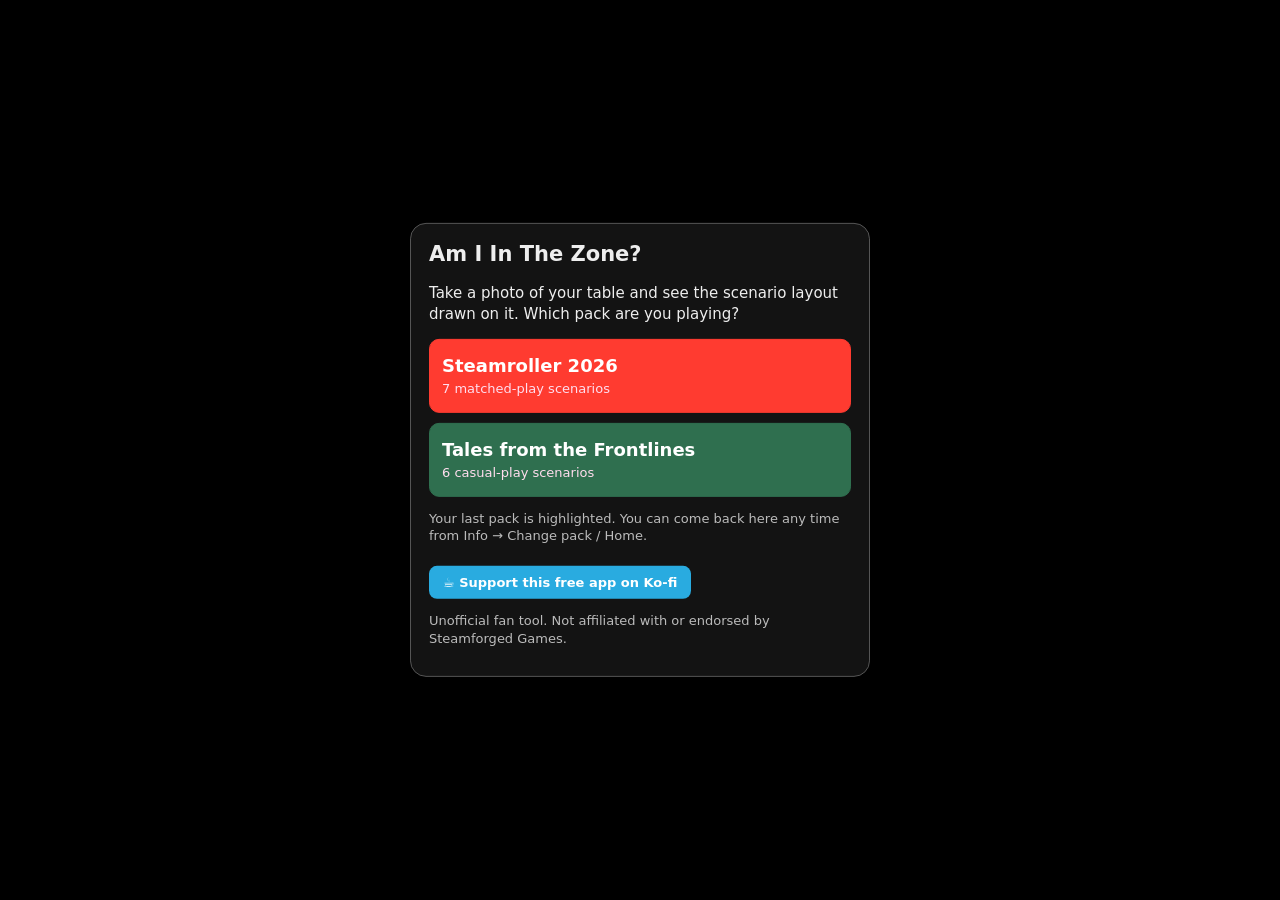
<file: index.html>
<!doctype html>
<html lang="en">
<head>
<meta charset="utf-8">
<meta name="viewport" content="width=device-width, initial-scale=1, viewport-fit=cover, user-scalable=no">
<meta name="theme-color" content="#111">
<meta name="mobile-web-app-capable" content="yes">
<link rel="icon" href="data:image/svg+xml,%3Csvg xmlns=%22http://www.w3.org/2000/svg%22 viewBox=%220 0 16 16%22%3E%3Crect width=%2216%22 height=%2216%22 fill=%22%23333%22/%3E%3Crect y=%2212%22 width=%2216%22 height=%224%22 fill=%22%23ff3b30%22/%3E%3Crect width=%2216%22 height=%224%22 fill=%22%232f8cff%22/%3E%3Ccircle cx=%228%22 cy=%228%22 r=%222.5%22 fill=%22%23ffd60a%22/%3E%3C/svg%3E">
<title>Am I In The Zone?</title>
<meta name="apple-mobile-web-app-title" content="Am I In The Zone">
<meta name="application-name" content="Am I In The Zone">
<link rel="stylesheet" href="style.css?v=9">
</head>
<body>
<div id="stage">
  <canvas id="overlay"></canvas>
</div>
<canvas id="loupe" width="160" height="160" hidden></canvas>
<button id="fitBtn" hidden title="Reset zoom">⤢ Fit</button>
<input id="fileCam" type="file" accept="image/*" capture="environment" hidden>
<input id="fileGal" type="file" accept="image/*" hidden>

<header id="topbar" class="bar">
  <select id="scenario" aria-label="Scenario"></select>
  <button id="modeBtn" title="Switch between camera overlay and top-down map">Map</button>
</header>

<div id="banner" hidden></div>

<footer id="bottombar" class="bar">
  <button id="retakeBtn" title="Take a new photo of the table">Retake</button>
  <button id="adjustBtn">Adjust</button>
  <button id="flipBtn" title="Swap which edge you're standing at (rotate 180°)">Flip</button>
  <button id="saveBtn" title="Save or share the photo with the overlay">Save</button>
  <button id="layersBtn">Layers</button>
  <button id="infoBtn">Info</button>
</footer>

<div id="welcomePanel" class="panel" hidden>
  <h1>Am I In The Zone?</h1>
  <p>Take a photo of your table and see the scenario layout drawn on it. Which pack are you playing?</p>
  <button class="packBtn primary big" data-pack="sr2026">Steamroller 2026<span class="small">7 matched-play scenarios</span></button>
  <button class="packBtn primary big" data-pack="tftf">Tales from the Frontlines<span class="small">6 casual-play scenarios</span></button>
  <p class="small">Your last pack is highlighted. You can come back here any time from Info → Change pack / Home.</p>
  <p class="small support"><a class="kofi" href="https://ko-fi.com/sroverlay" target="_blank" rel="noopener">☕ Support this free app on Ko-fi</a></p>
  <p class="small">Unofficial fan tool. Not affiliated with or endorsed by Steamforged Games.</p>
</div>

<div id="startPanel" class="panel">
  <h1 id="startTitle">Steamroller 2026 Overlay</h1>
  <p class="packline">Pack: <b id="packName"></b> <button id="changePackBtn" class="link">Change</button></p>
  <p>Take a photo of your table, tap its 4 corners, then flick through the scenarios drawn on top.</p>
  <label>Which edge are you standing at?
    <select id="sideStart"></select>
  </label>
  <button id="takePhotoBtn" class="primary big">📷 Take photo of table</button>
  <p class="tip">Tip: tap <b>0.5×</b> in your camera to fit the whole table.</p>
  <button id="choosePhotoBtn">🖼️ Choose photo</button>
  <button id="startMapBtn">Map only (no photo)</button>
  <button id="backToPhotoBtn" hidden>Back to my photo</button>
  <p class="small support"><a class="kofi" href="https://ko-fi.com/sroverlay" target="_blank" rel="noopener">☕ Support this free app on Ko-fi</a></p>
  <p class="small">Unofficial fan tool. Not affiliated with or endorsed by Steamforged Games.</p>
</div>

<div id="layersPanel" class="panel" hidden>
  <h2>Layers</h2>
  <label>Standing at <select id="side"></select></label>
  <label><input type="checkbox" data-layer="zones" checked> Deployment zones</label>
  <label><input type="checkbox" data-layer="advance"> Advance Deployment lines (+3")</label>
  <label><input type="checkbox" data-layer="killBox" checked> Kill Box (12")</label>
  <label><input type="checkbox" data-layer="ranges" checked> 3" objective/cache ranges</label>
  <label><input type="checkbox" data-layer="flagRadius" checked> 5" flag terrain-choice radius</label>
  <label><input type="checkbox" data-layer="dims"> Measurements (as in packet)</label>
  <label><input type="checkbox" data-layer="labels" checked> Labels</label>
  <label><input type="checkbox" data-layer="bgBlur" checked> Background blur (photo)</label>
  <label>Table <input id="tableW" type="number" min="24" max="96" step="1" value="48" inputmode="numeric">" ×
    <input id="tableD" type="number" min="24" max="96" step="1" value="48" inputmode="numeric">"</label>
  <p class="small">Scenario positions are measured from the edges as printed for a 48"×48" table. Changing the table size keeps edge distances and moves the far-side elements with the far edge.</p>
  <button class="close">Close</button>
</div>

<div id="infoPanel" class="panel" hidden>
  <h2 id="infoTitle"></h2>
  <p id="infoSummary"></p>
  <ul id="infoScoring"></ul>
  <div id="infoNotes" class="small"></div>
  <p class="small">Legend: <b style="color:#ff3b30">red = Attacker</b> (1st player), <b style="color:#2f8cff">blue = Defender</b> (2nd player), <b style="color:#ffd60a">yellow = shared</b>. Circles = objectives (50/40mm), triangles = flags (Scenario Terrain), squares = caches (30mm). Dashed rings = 3" control range; dotted rings = 5" radius for choosing terrain for a flag.</p>
  <p class="small" id="infoSource"></p>
  <p class="small support"><a class="kofi" href="https://ko-fi.com/sroverlay" target="_blank" rel="noopener">☕ Support this free app on Ko-fi</a></p>
  <p class="small">Unofficial fan tool. Not affiliated with or endorsed by Steamforged Games. <span id="version">v9</span></p>
  <button id="infoPackBtn">Change pack / Home</button>
  <button class="close">Close</button>
</div>

<div id="toast" hidden></div>

<script src="scenarios.js?v=9"></script>
<script src="tftf.js?v=9"></script>
<script src="geom.js?v=9"></script>
<script src="render.js?v=9"></script>
<script src="app.js?v=9"></script>
</body>
</html>
</file>
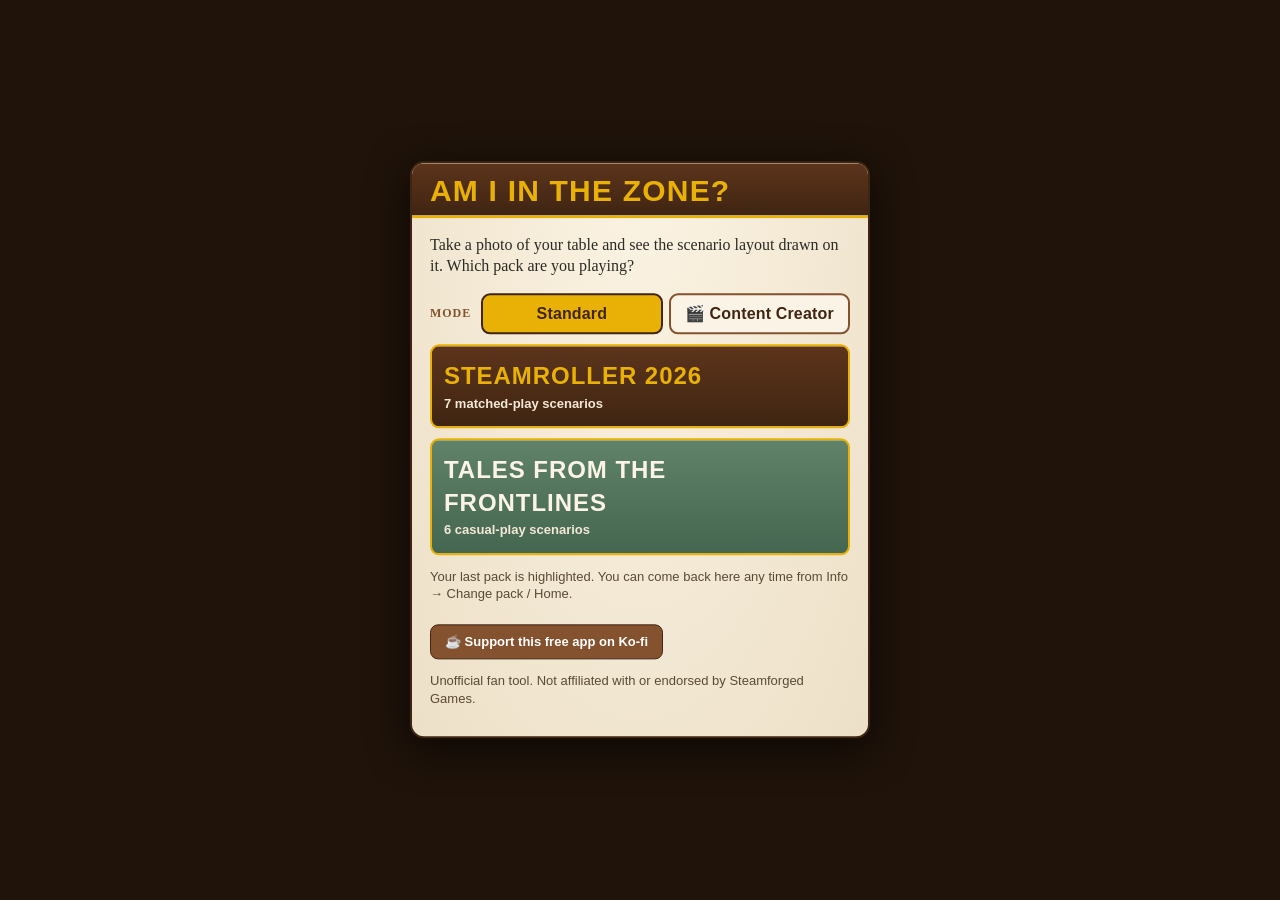
<file: creator-preview/index.html>
<!doctype html>
<html lang="en">
<head>
<meta name="robots" content="noindex,nofollow">
<meta charset="utf-8">
<meta name="viewport" content="width=device-width, initial-scale=1, viewport-fit=cover, user-scalable=no">
<meta name="theme-color" content="#3f2512">
<meta name="mobile-web-app-capable" content="yes">
<link rel="icon" href="data:image/svg+xml,%3Csvg xmlns=%22http://www.w3.org/2000/svg%22 viewBox=%220 0 16 16%22%3E%3Crect width=%2216%22 height=%2216%22 fill=%22%233f2512%22/%3E%3Crect y=%2212%22 width=%2216%22 height=%224%22 fill=%22%23ff3b30%22/%3E%3Crect width=%2216%22 height=%224%22 fill=%22%232f8cff%22/%3E%3Ccircle cx=%228%22 cy=%228%22 r=%222.5%22 fill=%22%23e9b106%22/%3E%3C/svg%3E">
<title>Am I In The Zone? — Content Creator</title>
<meta name="apple-mobile-web-app-title" content="Am I In The Zone">
<meta name="application-name" content="Am I In The Zone">
<link rel="stylesheet" href="style.css?v=9"><link rel="stylesheet" href="creator.css?v=1"><link rel="stylesheet" href="theme.css?v=1">
</head>
<body>
<div id="stage">
  <canvas id="overlay"></canvas>
  <video id="video" playsinline muted autoplay style="position:absolute;width:1px;height:1px;opacity:0;pointer-events:none"></video>
</div>
<canvas id="loupe" width="160" height="160" hidden></canvas>
<button id="fitBtn" hidden title="Reset zoom">⤢ Fit</button>
<input id="fileCam" type="file" accept="image/*" capture="environment" hidden>
<input id="fileGal" type="file" accept="image/*" hidden>

<header id="topbar" class="bar">
  <div class="tbRow">
    <select id="scenario" aria-label="Scenario"></select>
    <button id="modeBtn" title="Switch between camera overlay and top-down map">Map</button>
  </div>
  <div class="tbRow tbRow2" id="creatorRow">
    <div class="seg" role="group" aria-label="Picture source"><button id="srcPhotoBtn" type="button">📷 Photo</button><button id="srcLiveBtn" type="button">🎥 Live video</button></div>
    <button id="scoringBtn" title="Show / hide the scoring quick reference">Scoring</button>
  </div>
</header>

<div id="banner" hidden></div>

<footer id="bottombar" class="bar">
  <button id="srcToggle" hidden aria-hidden="true" tabindex="-1">Live</button>
  <button id="retakeBtn" title="Take a new photo of the table">Retake</button>
  <button id="adjustBtn">Adjust</button>
  <button id="flipBtn" title="Swap which edge you're standing at (rotate 180°)">Flip</button>
  <button id="freezeBtn" class="creatorOnly" title="Freeze the live frame as a photo">Freeze</button>
  <button id="saveBtn" title="Save or share the photo with the overlay">Save</button>
  <button id="layersBtn">Layers</button>
  <button id="infoBtn">Info</button>
</footer>

<div id="welcomePanel" class="panel" hidden>
  <h1>Am I In The Zone?</h1>
  <p>Take a photo of your table and see the scenario layout drawn on it. Which pack are you playing?</p>
  <div class="creatorToggle"><span>Mode</span><button id="modeNormal" type="button">Standard</button><button id="modeCreator" type="button">🎬 Content Creator</button></div>
  <p class="small" id="creatorHint">Content Creator mode shows each scenario's quick-reference scoring beside your photo or live camera, handy for streams and videos.</p>
  <button class="packBtn primary big" data-pack="sr2026">Steamroller 2026<span class="small">7 matched-play scenarios</span></button>
  <button class="packBtn primary big" data-pack="tftf">Tales from the Frontlines<span class="small">6 casual-play scenarios</span></button>
  <p class="small">Your last pack is highlighted. You can come back here any time from Info → Change pack / Home.</p>
  <p class="small support"><a class="kofi" href="https://ko-fi.com/sroverlay" target="_blank" rel="noopener">☕ Support this free app on Ko-fi</a></p>
  <p class="small">Unofficial fan tool. Not affiliated with or endorsed by Steamforged Games.</p>
</div>

<div id="startPanel" class="panel">
  <h1 id="startTitle">Steamroller 2026 Overlay</h1>
  <p class="packline">Pack: <b id="packName"></b> <button id="changePackBtn" class="link">Change</button></p>
  <p>Take a photo of your table, tap its 4 corners, then flick through the scenarios drawn on top.</p>
  <label>Which edge are you standing at?
    <select id="sideStart"></select>
  </label>
  <button id="takePhotoBtn" class="primary big">📷 Take photo of table</button>
  <p class="tip">Tip: tap <b>0.5×</b> in your camera to fit the whole table.</p>
  <button id="liveBtn" class="creatorOnly">🎥 Live video (camera)</button>
  <p id="camMsg" class="small creatorOnly"></p>
  <button id="choosePhotoBtn">🖼️ Choose photo</button>
  <button id="startMapBtn">Map only (no photo)</button>
  <button id="backToPhotoBtn" hidden>Back to my photo</button>
  <p class="small support"><a class="kofi" href="https://ko-fi.com/sroverlay" target="_blank" rel="noopener">☕ Support this free app on Ko-fi</a></p>
  <p class="small">Unofficial fan tool. Not affiliated with or endorsed by Steamforged Games.</p>
</div>

<div id="layersPanel" class="panel" hidden>
  <h2>Layers</h2>
  <label>Standing at <select id="side"></select></label>
  <label><input type="checkbox" data-layer="zones" checked> Deployment zones</label>
  <label><input type="checkbox" data-layer="advance"> Advance Deployment lines (+3")</label>
  <label><input type="checkbox" data-layer="killBox" checked> Kill Box (12")</label>
  <label><input type="checkbox" data-layer="ranges" checked> 3" objective/cache ranges</label>
  <label><input type="checkbox" data-layer="flagRadius" checked> 5" flag terrain-choice radius</label>
  <label><input type="checkbox" data-layer="dims"> Measurements (as in packet)</label>
  <label><input type="checkbox" data-layer="labels" checked> Labels</label>
  <label><input type="checkbox" data-layer="bgBlur" checked> Background blur (photo)</label>
  <label>Table <input id="tableW" type="number" min="24" max="96" step="1" value="48" inputmode="numeric">" ×
    <input id="tableD" type="number" min="24" max="96" step="1" value="48" inputmode="numeric">"</label>
  <p class="small">Scenario positions are measured from the edges as printed for a 48"×48" table. Changing the table size keeps edge distances and moves the far-side elements with the far edge.</p>
  <button class="close">Close</button>
</div>

<div id="infoPanel" class="panel" hidden>
  <h2 id="infoTitle"></h2>
  <p id="infoSummary"></p>
  <ul id="infoScoring"></ul>
  <div id="infoNotes" class="small"></div>
  <p class="small">Legend: <b style="color:#c4281f">red = Attacker</b> (1st player), <b style="color:#1b63c4">blue = Defender</b> (2nd player), <b style="color:#9a6b00">yellow = shared</b>. Circles = objectives (50/40mm), triangles = flags (Scenario Terrain), squares = caches (30mm). Dashed rings = 3" control range; dotted rings = 5" radius for choosing terrain for a flag.</p>
  <p class="small" id="infoSource"></p>
  <p class="small support"><a class="kofi" href="https://ko-fi.com/sroverlay" target="_blank" rel="noopener">☕ Support this free app on Ko-fi</a></p>
  <p class="small">Unofficial fan tool. Not affiliated with or endorsed by Steamforged Games. <span id="version">v9</span></p>
  <button id="infoPackBtn">Change pack / Home</button>
  <button class="close">Close</button>
</div>

<aside id="scoringDrawer" hidden aria-label="Scenario scoring">
  <div class="sdGrip" id="sdGrip" aria-hidden="true"></div>
  <div class="sdHead"><div><div class="sdPack" id="sdPack"></div><h2 id="sdTitle"></h2></div>
    <div class="sdBtns"><button id="sdSize" title="Bigger / smaller text">A±</button><button id="sdHide" title="Collapse / expand scoring">▾</button></div></div>
  <div id="sdBody"></div>
  <p class="sdCredit">Quick reference condensed by hand; rules text © Steamforged Games / Warmachine — full wording from the official <span id="sdDoc"></span> PDF; unofficial fan tool. <a href="https://warmachine.gg/pages/event-resources" target="_blank" rel="noopener">Official downloads</a></p>
</aside>
<div id="toast" hidden></div>

<script src="scenarios.js?v=9"></script>
<script src="tftf.js?v=9"></script>
<script src="scoring.js?v=1"></script>
<script src="quickref.js?v=1"></script>
<script src="geom.js?v=9"></script>
<script src="render.js?v=9"></script>
<script src="app.js?v=9"></script>
</body>
</html>
</file>
<file: style.css>
* { box-sizing: border-box; }
html, body { margin: 0; height: 100%; background: #000; color: #eee; font: 15px/1.35 system-ui, -apple-system, Segoe UI, Roboto, sans-serif; overflow: hidden; overscroll-behavior: none; -webkit-user-select: none; user-select: none; }
#stage { position: fixed; inset: 0; touch-action: none; }
#overlay { position: absolute; inset: 0; width: 100%; height: 100%; }
body.map #stage { background: #151a15; }
.bar { position: fixed; left: 0; right: 0; display: flex; gap: 6px; padding: 8px; padding-left: max(8px, env(safe-area-inset-left)); padding-right: max(8px, env(safe-area-inset-right)); background: linear-gradient(rgba(0,0,0,.65), rgba(0,0,0,.35)); z-index: 5; }
#topbar { top: 0; padding-top: max(8px, env(safe-area-inset-top)); }
#bottombar { bottom: 0; padding-bottom: max(8px, env(safe-area-inset-bottom)); background: linear-gradient(rgba(0,0,0,.35), rgba(0,0,0,.65)); overflow-x: auto; }
.bar select { flex: 1; min-width: 0; }
button, select, input { font: inherit; color: #fff; background: rgba(40,40,40,.9); border: 1px solid #666; border-radius: 10px; padding: 9px 12px; }
input[type=number] { width: 4.2em; padding: 6px; }
input[type=checkbox] { width: 20px; height: 20px; vertical-align: middle; margin-right: 8px; }
button.active { background: #2f8cff; border-color: #2f8cff; }
button.primary { background: #ff3b30; border-color: #ff3b30; font-weight: bold; }
#bottombar button { flex: 1 0 auto; }
#banner { position: fixed; left: 8px; right: 8px; top: calc(62px + env(safe-area-inset-top)); z-index: 6; background: rgba(0,0,0,.78); border: 1px solid #ffd60a; color: #fff; padding: 10px 12px; border-radius: 12px; text-align: center; font-weight: 600; }
#banner .step { color: #ffd60a; }
#banner button { margin: 8px 4px 0; padding: 6px 12px; }
.panel { position: fixed; left: 50%; top: 50%; transform: translate(-50%,-50%); width: min(92vw, 460px); max-height: 82vh; overflow: auto; z-index: 10; background: rgba(20,20,20,.96); border: 1px solid #555; border-radius: 16px; padding: 16px 18px; box-shadow: 0 10px 40px rgba(0,0,0,.6); }
.panel h1 { font-size: 21px; margin: 0 0 8px; } .panel h2 { font-size: 18px; margin: 0 0 8px; }
.panel label { display: block; margin: 10px 0; }
.panel > button { display: block; width: 100%; margin-top: 10px; }
.panel select { width: 100%; margin-top: 4px; }
.small { font-size: 13px; color: #bbb; }
#loupe { position: fixed; z-index: 8; width: 160px; height: 160px; border-radius: 50%; border: 3px solid #ffd60a; box-shadow: 0 4px 20px rgba(0,0,0,.7); pointer-events: none; top: calc(70px + env(safe-area-inset-top)); left: 12px; }
body.noui .bar, body.noui #banner, body.noui .panel { display: none !important; }
[hidden] { display: none !important; }

/* Calibration / adjust: hide the bars so every corner of the screen is tappable; banner sits mid-screen (over the table centre, not the corners). */
body.calib .bar { display: none; }
body.calib #banner { top: 50%; transform: translateY(-50%); left: 50%; right: auto; width: min(78vw, 420px); translate: -50% 0; background: rgba(0,0,0,.62); }

.kofi{display:inline-block;margin-top:8px;padding:8px 14px;border-radius:8px;background:#29abe0;color:#fff;text-decoration:none;font-weight:600}

/* v4 photo-first */
button.big { font-size: 18px; padding: 14px 12px; }
.tip { margin: 6px 0 2px; font-size: 14px; color: #ffd60a; text-align: center; }
.row2 { display: flex; gap: 8px; margin-top: 10px; } .row2 button { flex: 1; }
#fitBtn { position: fixed; right: 10px; top: calc(62px + env(safe-area-inset-top)); z-index: 7; padding: 6px 10px; font-size: 14px; background: rgba(0,0,0,.6); }
body.calib #fitBtn { top: calc(10px + env(safe-area-inset-top)); }
body.noui #fitBtn { display: none !important; }
#toast { position: fixed; left: 50%; bottom: calc(76px + env(safe-area-inset-bottom)); transform: translateX(-50%); z-index: 12; background: rgba(0,0,0,.85); border: 1px solid #666; border-radius: 10px; padding: 8px 14px; max-width: 90vw; text-align: center; }
#version { color: #888; }
@media (orientation: landscape) and (max-height: 500px) {
  .bar { padding-top: 5px; padding-bottom: 5px; }
  button, select { padding: 6px 10px; }
  #bottombar { padding-bottom: max(5px, env(safe-area-inset-bottom)); }
  .panel { max-height: 92vh; padding: 10px 14px; }
  #fitBtn { top: calc(48px + env(safe-area-inset-top)); }
  #banner { top: calc(48px + env(safe-area-inset-top)); }
}
/* Taps on the banner text go through to the picture; only its buttons catch them. */
body.calib #banner { pointer-events: none; }
body.calib #banner button, body.calib #banner a { pointer-events: auto; }
@media (max-width: 430px) { #bottombar { gap: 5px; } #bottombar button { padding: 9px 7px; font-size: 14px; } }
@media (orientation: landscape) and (max-height: 500px) {
  body.calib #banner { width: min(62vw, 460px); padding: 6px 10px; font-size: 13px; }
  body.calib #banner .small { display: none; }
  body.calib #banner button { margin-top: 4px; padding: 4px 10px; }
}
/* v6: compact calibrate/adjust banner, hidden while dragging a handle */
#banner .bmsg { line-height: 1.3; }
#banner .brow { display: flex; justify-content: center; gap: 6px; flex-wrap: wrap; }
#banner .brow button { margin: 6px 0 0; }
body.calib #banner { width: min(94vw, 440px); padding: 7px 10px; font-size: 14px; }
body.dragging #banner { opacity: 0; visibility: hidden; transition: opacity .12s; }
body.dragging #fitBtn { visibility: hidden; }
#banner.mini .bmsg, #banner.mini .small { display: none; }
#banner.mini .brow button { margin-top: 0; }
/* v7: pack selection */
.packBtn { display: block; width: 100%; margin-top: 10px; text-align: left; }
.packBtn .small { display: block; font-weight: normal; color: #fde; margin-top: 2px; }
.packBtn[data-pack="tftf"] { background: #2f6f4f; border-color: #2f6f4f; }
.packBtn.chosen { outline: 3px solid #ffd60a; }
.packline { margin: 4px 0 8px; } button.link { padding: 3px 10px; font-size: 13px; margin-left: 6px; }
body.welcome .bar { display: none; }
</file>
<file: creator-preview/style.css>
* { box-sizing: border-box; }
html, body { margin: 0; height: 100%; background: #000; color: #eee; font: 15px/1.35 system-ui, -apple-system, Segoe UI, Roboto, sans-serif; overflow: hidden; overscroll-behavior: none; -webkit-user-select: none; user-select: none; }
#stage { position: fixed; inset: 0; touch-action: none; }
#overlay { position: absolute; inset: 0; width: 100%; height: 100%; }
body.map #stage { background: #151a15; }
.bar { position: fixed; left: 0; right: 0; display: flex; gap: 6px; padding: 8px; padding-left: max(8px, env(safe-area-inset-left)); padding-right: max(8px, env(safe-area-inset-right)); background: linear-gradient(rgba(0,0,0,.65), rgba(0,0,0,.35)); z-index: 5; }
#topbar { top: 0; padding-top: max(8px, env(safe-area-inset-top)); }
#bottombar { bottom: 0; padding-bottom: max(8px, env(safe-area-inset-bottom)); background: linear-gradient(rgba(0,0,0,.35), rgba(0,0,0,.65)); overflow-x: auto; }
.bar select { flex: 1; min-width: 0; }
button, select, input { font: inherit; color: #fff; background: rgba(40,40,40,.9); border: 1px solid #666; border-radius: 10px; padding: 9px 12px; }
input[type=number] { width: 4.2em; padding: 6px; }
input[type=checkbox] { width: 20px; height: 20px; vertical-align: middle; margin-right: 8px; }
button.active { background: #2f8cff; border-color: #2f8cff; }
button.primary { background: #ff3b30; border-color: #ff3b30; font-weight: bold; }
#bottombar button { flex: 1 0 auto; }
#banner { position: fixed; left: 8px; right: 8px; top: calc(62px + env(safe-area-inset-top)); z-index: 6; background: rgba(0,0,0,.78); border: 1px solid #ffd60a; color: #fff; padding: 10px 12px; border-radius: 12px; text-align: center; font-weight: 600; }
#banner .step { color: #ffd60a; }
#banner button { margin: 8px 4px 0; padding: 6px 12px; }
.panel { position: fixed; left: 50%; top: 50%; transform: translate(-50%,-50%); width: min(92vw, 460px); max-height: 82vh; overflow: auto; z-index: 10; background: rgba(20,20,20,.96); border: 1px solid #555; border-radius: 16px; padding: 16px 18px; box-shadow: 0 10px 40px rgba(0,0,0,.6); }
.panel h1 { font-size: 21px; margin: 0 0 8px; } .panel h2 { font-size: 18px; margin: 0 0 8px; }
.panel label { display: block; margin: 10px 0; }
.panel > button { display: block; width: 100%; margin-top: 10px; }
.panel select { width: 100%; margin-top: 4px; }
.small { font-size: 13px; color: #bbb; }
#loupe { position: fixed; z-index: 8; width: 160px; height: 160px; border-radius: 50%; border: 3px solid #ffd60a; box-shadow: 0 4px 20px rgba(0,0,0,.7); pointer-events: none; top: calc(70px + env(safe-area-inset-top)); left: 12px; }
body.noui .bar, body.noui #banner, body.noui .panel { display: none !important; }
[hidden] { display: none !important; }

/* Calibration / adjust: hide the bars so every corner of the screen is tappable; banner sits mid-screen (over the table centre, not the corners). */
body.calib .bar { display: none; }
body.calib #banner { top: 50%; transform: translateY(-50%); left: 50%; right: auto; width: min(78vw, 420px); translate: -50% 0; background: rgba(0,0,0,.62); }

.kofi{display:inline-block;margin-top:8px;padding:8px 14px;border-radius:8px;background:#29abe0;color:#fff;text-decoration:none;font-weight:600}

/* v4 photo-first */
button.big { font-size: 18px; padding: 14px 12px; }
.tip { margin: 6px 0 2px; font-size: 14px; color: #ffd60a; text-align: center; }
.row2 { display: flex; gap: 8px; margin-top: 10px; } .row2 button { flex: 1; }
#fitBtn { position: fixed; right: 10px; top: calc(62px + env(safe-area-inset-top)); z-index: 7; padding: 6px 10px; font-size: 14px; background: rgba(0,0,0,.6); }
body.calib #fitBtn { top: calc(10px + env(safe-area-inset-top)); }
body.noui #fitBtn { display: none !important; }
#toast { position: fixed; left: 50%; bottom: calc(76px + env(safe-area-inset-bottom)); transform: translateX(-50%); z-index: 12; background: rgba(0,0,0,.85); border: 1px solid #666; border-radius: 10px; padding: 8px 14px; max-width: 90vw; text-align: center; }
#version { color: #888; }
@media (orientation: landscape) and (max-height: 500px) {
  .bar { padding-top: 5px; padding-bottom: 5px; }
  button, select { padding: 6px 10px; }
  #bottombar { padding-bottom: max(5px, env(safe-area-inset-bottom)); }
  .panel { max-height: 92vh; padding: 10px 14px; }
  #fitBtn { top: calc(48px + env(safe-area-inset-top)); }
  #banner { top: calc(48px + env(safe-area-inset-top)); }
}
/* Taps on the banner text go through to the picture; only its buttons catch them. */
body.calib #banner { pointer-events: none; }
body.calib #banner button, body.calib #banner a { pointer-events: auto; }
@media (max-width: 430px) { #bottombar { gap: 5px; } #bottombar button { padding: 9px 7px; font-size: 14px; } }
@media (orientation: landscape) and (max-height: 500px) {
  body.calib #banner { width: min(62vw, 460px); padding: 6px 10px; font-size: 13px; }
  body.calib #banner .small { display: none; }
  body.calib #banner button { margin-top: 4px; padding: 4px 10px; }
}
/* v6: compact calibrate/adjust banner, hidden while dragging a handle */
#banner .bmsg { line-height: 1.3; }
#banner .brow { display: flex; justify-content: center; gap: 6px; flex-wrap: wrap; }
#banner .brow button { margin: 6px 0 0; }
body.calib #banner { width: min(94vw, 440px); padding: 7px 10px; font-size: 14px; }
body.dragging #banner { opacity: 0; visibility: hidden; transition: opacity .12s; }
body.dragging #fitBtn { visibility: hidden; }
#banner.mini .bmsg, #banner.mini .small { display: none; }
#banner.mini .brow button { margin-top: 0; }
/* v7: pack selection */
.packBtn { display: block; width: 100%; margin-top: 10px; text-align: left; }
.packBtn .small { display: block; font-weight: normal; color: #fde; margin-top: 2px; }
.packBtn[data-pack="tftf"] { background: #2f6f4f; border-color: #2f6f4f; }
.packBtn.chosen { outline: 3px solid #ffd60a; }
.packline { margin: 4px 0 8px; } button.link { padding: 3px 10px; font-size: 13px; margin-left: 6px; }
body.welcome .bar { display: none; }
</file>
<file: creator-preview/creator.css>
/* Content Creator mode */
.creatorOnly { display: none !important; }
body.creator .creatorOnly { display: block !important; }
body.creator p.creatorOnly { display: block; }
.creatorToggle { display: flex; gap: 6px; align-items: center; margin: 4px 0 8px; }
.creatorToggle span { color: #bbb; font-size: 13px; margin-right: 4px; }
.creatorToggle button { flex: 1; padding: 8px 6px; }
.creatorToggle button.active { background: #2f8cff; border-color: #2f8cff; font-weight: bold; }
#creatorHint { margin-top: 0; }
/* Quick reference — palette sampled from the Steamroller 2026 PDF: parchment #f4e8d7, banner #3f2512 / #5d341b, gold #e9b106, ink #35332d, sage #75856b, rust #84522e; Optima / Minion / DIN Condensed feel */
#scoringDrawer { --parch:#f4e8d7; --parch2:#ebdcc3; --ink:#2b2a25; --banner:#3f2512; --banner2:#5d341b; --gold:#e9b106; --sage:#4f6b57; --rust:#84522e; --blue:#1f7f8c; --red:#b3262d;
  position: fixed; z-index: 7; background: var(--parch); color: var(--ink); border: 2px solid var(--banner); display: flex; flex-direction: column; -webkit-user-select: text; user-select: text; font-family: "Minion Pro","Palatino Linotype",Palatino,Georgia,serif; font-size: 17px; line-height: 1.35; }
#scoringDrawer .sdHead { display: flex; justify-content: space-between; align-items: center; gap: 8px; padding: 8px 12px; background: linear-gradient(#5d341b,#3f2512); border-bottom: 3px solid var(--gold); }
#scoringDrawer .sdPack { font: 700 12px Optima,Candara,"Segoe UI",sans-serif; color: #f4e8d7; text-transform: uppercase; letter-spacing: .12em; }
#scoringDrawer h2 { margin: 0; font: 700 28px/1.05 "DIN Condensed","Bahnschrift Condensed","Arial Narrow",Impact,sans-serif; color: var(--gold); text-transform: uppercase; letter-spacing: .03em; }
#scoringDrawer .sdBtns { display: flex; gap: 6px; } #scoringDrawer .sdBtns button { padding: 6px 10px; background: #f4e8d7; color: #3f2512; border: 1px solid var(--gold); border-radius: 6px; font-weight: 700; }
#sdBody { overflow: auto; padding: 8px 10px 8px; flex: 1; -webkit-overflow-scrolling: touch; }
.qrTag { font: 700 11px Optima,Candara,"Segoe UI",sans-serif; text-transform: uppercase; letter-spacing: .14em; color: var(--rust); margin: 0 2px 6px; }
section.qr { margin: 0 0 9px; border-radius: 8px; overflow: hidden; background: #fbf4e6; border: 2px solid var(--c); box-shadow: 0 1px 2px rgba(0,0,0,.25); }
section.qr h3 { margin: 0; padding: 4px 10px; font: 700 15px Optima,Candara,"Segoe UI",sans-serif; text-transform: uppercase; letter-spacing: .09em; color: #fff; background: var(--c); border: 0; display: flex; align-items: center; gap: 8px; }
section.qr-setup { --c: var(--sage); } section.qr-score { --c: var(--banner2); } section.qr-special { --c: var(--blue); } section.qr-end { --c: var(--red); }
section.qr-score h3 { color: var(--gold); }
.qrIc { display: inline-block; width: 20px; height: 20px; border-radius: 50%; background: rgba(255,255,255,.9); color: var(--c); font: 700 13px/20px Optima,sans-serif; font-style: normal; text-align: center; flex: none; }
section.qr-score .qrIc { background: var(--gold); color: var(--banner); }
.qrIc-setup::before { content: "◎"; } .qrIc-score::before { content: "★"; } .qrIc-special::before { content: "!"; } .qrIc-end::before { content: "⚑"; }
.qrBody { padding: 6px 10px 7px; }
.qrBody p.qrLead { margin: 0 0 4px; font-size: .88em; color: #5a4a36; font-style: italic; }
.qrBody ul { margin: 0; padding: 0; list-style: none; } .qrBody li { margin: 5px 0; padding-left: 16px; position: relative; }
.qrBody li::before { content: ""; position: absolute; left: 2px; top: .5em; width: 7px; height: 7px; transform: rotate(45deg); background: var(--c); }
.qrBody b { color: #1b1a16; }
.chip { display: inline-block; padding: 0 8px; margin: 0 1px; border-radius: 999px; font: 700 .95em/1.35 "DIN Condensed","Bahnschrift Condensed","Arial Narrow",Impact,sans-serif; letter-spacing: .03em; background: var(--banner); color: var(--gold); border: 1.5px solid var(--gold); white-space: nowrap; vertical-align: 1px; }
section.qr-end .chip { background: var(--red); color: #fff; border-color: #fff; }
details.fullText { margin: 4px 0 6px; border: 1.5px solid var(--rust); border-radius: 8px; background: #fbf4e6; }
details.fullText summary { cursor: pointer; padding: 8px 10px; font: 700 14px Optima,Candara,"Segoe UI",sans-serif; text-transform: uppercase; letter-spacing: .08em; color: var(--rust); }
details.fullText[open] summary { border-bottom: 1px solid var(--rust); }
details.fullText > section, details.fullText > p { padding: 0 10px; font-size: .88em; }
#sdBody h4 { margin: 10px 0 2px; font: 700 12px Optima,sans-serif; text-transform: uppercase; letter-spacing: .08em; color: var(--rust); }
#sdBody details p { margin: 4px 0; } #sdBody details ul { margin: 4px 0; padding-left: 20px; } #sdBody details li { margin: 2px 0; }
#sdBody .sdPage, #sdBody .sdNote { font-size: 12px; color: #6b5a44; } #sdBody .sdNote { color: var(--red); }
#sdBody details .sdPage { padding-bottom: 8px; }
.sdCredit { margin: 0; padding: 5px 12px 6px; font: 11px/1.3 Roboto,Arial,sans-serif; color: #5a4a36; background: var(--parch2); border-top: 1px solid #b9a888; }
.sdCredit a { color: var(--rust); }
body.sd-big #scoringDrawer { font-size: 21px; }
/* wide: side panel; the picture area shrinks so nothing is covered */
body.sd-side #scoringDrawer { top: 0; right: 0; bottom: 0; width: 420px; border-width: 0 0 0 1px; }
body.sd-side.sd-big #scoringDrawer { width: 500px; }
body.sd-side #stage, body.sd-side .bar { right: 420px; left: 0; }
body.sd-side.sd-big #stage, body.sd-side.sd-big .bar { right: 500px; }
body.sd-side #fitBtn { right: 430px; }
/* phone / narrow: bottom sheet above the button bar */
body.sd-bottom #scoringDrawer { left: 0; right: 0; height: 52vh; border-width: 1px 0 0; border-radius: 14px 14px 0 0; }
body.sd-bottom.sd-big #scoringDrawer { height: 55vh; }
body.sd-bottom #scoringDrawer { font-size: 16px; }
body.sd-bottom #scoringDrawer h2 { font-size: 24px; }
body.sd-bottom.sd-big #scoringDrawer { font-size: 19px; }
body.noui #scoringDrawer { display: none; }

body.creator #bottombar button { font-size: 13px; padding: 9px 6px; }
body:not(.live) #freezeBtn, body.live #retakeBtn { display: none !important; }
</file>
<file: creator-preview/theme.css>
/* ===== Steamroller-2026-PDF theme (parchment · dark-brown banner · gold · sage / teal / red). Loaded last: overrides style.css + creator.css. =====
   Palette sampled from the PDF: parchment #f4e8d7, banner #3f2512 / #5d341b, gold #e9b106, ink #35332d, rust #84522e, sage #4f6b57, teal #1f7f8c, red #b3262d. Table zone colours are NOT touched. */
:root { --parch:#f4e8d7; --parch2:#ebdcc3; --parch3:#fbf4e6; --ink:#2b2a25; --banner:#3f2512; --banner2:#5d341b; --gold:#e9b106; --rust:#84522e; --sage:#4f6b57; --teal:#1f7f8c; --red:#b3262d;
  --display: "DIN Condensed","Bahnschrift Condensed","Arial Narrow","Roboto Condensed",Impact,sans-serif; --label: Optima,Candara,"Segoe UI",Roboto,sans-serif; --serif: "Minion Pro","Palatino Linotype",Palatino,Georgia,serif; }
html, body { background: #1f130a; color: var(--parch); font-family: var(--label); }
body.map #stage { background: #2a1a0e; }
#stage { background: #1f130a; }

/* buttons / inputs */
button, select, input { font-family: var(--label); color: var(--parch); background: var(--banner2); border: 1px solid #a2702f; border-radius: 9px; }
button { font-weight: 600; letter-spacing: .01em; }
button:disabled { opacity: .4; }
button.active { background: var(--gold); border-color: var(--gold); color: var(--banner); font-weight: 800; }
button.primary { background: linear-gradient(#f2c230,#d99c00); border-color: #8a5d00; color: var(--banner); font-weight: 800; }
select, input[type=number] { background: var(--parch); color: var(--ink); border-color: var(--rust); }
input[type=checkbox] { accent-color: var(--rust); }

/* top / bottom bars: banner strips with a gold rule */
.bar { background: linear-gradient(var(--banner2), var(--banner)); }
#topbar { border-bottom: 3px solid var(--gold); flex-direction: column; gap: 6px; }
#bottombar { background: linear-gradient(var(--banner2), var(--banner)); border-top: 3px solid var(--gold); gap: 5px; overflow: hidden; }
.tbRow { display: flex; gap: 6px; align-items: stretch; min-width: 0; }
.tbRow select { flex: 1; font-weight: 700; font-size: 16px; }
.tbRow2 { display: none; }
body.creator .tbRow2 { display: flex; }
.tbRow2 .seg { flex: 1; display: flex; min-width: 0; border: 2px solid var(--gold); border-radius: 10px; overflow: hidden; background: var(--banner); }
.seg button { flex: 1 1 0; min-width: 0; border: 0; border-radius: 0; background: transparent; color: var(--parch); padding: 8px 4px; white-space: nowrap; font-size: 14px; }
.seg button.active { background: var(--gold); color: var(--banner); }
#scoringBtn { white-space: nowrap; }
#bottombar button { flex: 1 1 0; min-width: 0; padding: 10px 2px; font-size: 14px; }
@media (max-width: 430px) { #bottombar { gap: 4px; padding-left: 6px; padding-right: 6px; } #bottombar button { padding: 10px 1px; font-size: 13px; } .seg button { font-size: 13px; } }
@media (min-width: 900px) { #topbar { flex-direction: row; align-items: center; } #topbar .tbRow:first-child { flex: 1; } .tbRow2 { flex: 0 0 auto; } .tbRow2 .seg { flex: 0 0 auto; } .seg button { padding: 8px 14px; } #bottombar button { flex: 1 1 0; } }
#fitBtn { background: var(--banner); color: var(--gold); border-color: var(--gold); top: calc(var(--tb,100px) + 8px + env(safe-area-inset-top)); }
body.calib #fitBtn { top: calc(10px + env(safe-area-inset-top)); }

/* calibrate / adjust banner + loupe */
#banner { background: rgba(63,37,18,.94); border: 2px solid var(--gold); color: var(--parch); font-family: var(--label); box-shadow: 0 4px 16px rgba(0,0,0,.5); }
body.calib #banner { background: rgba(63,37,18,.9); }
#banner .step { color: var(--gold); font-family: var(--display); letter-spacing: .04em; text-transform: uppercase; }
#banner button { background: var(--parch); color: var(--banner); border-color: var(--gold); }
#loupe { border-color: var(--gold); }
#toast { background: var(--banner); color: var(--parch); border: 2px solid var(--gold); }

/* panels (welcome, start, layers, info) = parchment card with banner heading */
.panel { background: var(--parch) radial-gradient(ellipse at 50% 0%, #fbf3e3, #eadcc2 120%); color: var(--ink); border: 2px solid var(--banner); border-radius: 14px; padding: 0 18px 16px; font-family: var(--serif); font-size: 16px; box-shadow: 0 10px 40px rgba(0,0,0,.65); }
.panel h1, .panel h2 { margin: 0 -18px 12px; padding: 12px 18px 8px; background: linear-gradient(var(--banner2), var(--banner)); color: var(--gold); font-family: var(--display); font-weight: 700; text-transform: uppercase; letter-spacing: .04em; border-bottom: 3px solid var(--gold); border-radius: 11px 11px 0 0; position: sticky; top: 0; z-index: 1; }
.panel h1 { font-size: 30px; line-height: 1.05; } .panel h2 { font-size: 24px; }
.panel p, .panel li, .panel label { font-size: 16px; }
.panel .small, .small { color: #5a4a36; font-family: var(--label); font-size: 13px; }
.panel .tip, .tip { color: var(--rust); font-weight: 700; }
.panel b { color: #1b1a16; }
.panel button { color: var(--parch); }
.panel button.primary { color: var(--banner); }
.panel button.link { background: transparent; color: var(--rust); border-color: var(--rust); }
.panel > button:not(.primary):not(.packBtn):not(.link) { background: var(--parch3); color: var(--banner); border: 2px solid var(--rust); }
.panel button.close { background: var(--banner2); color: var(--parch); border-color: var(--banner); }
.packBtn { background: linear-gradient(var(--banner2), var(--banner)) !important; color: var(--gold) !important; border: 2px solid var(--gold) !important; font-family: var(--display); font-size: 24px !important; text-transform: uppercase; letter-spacing: .04em; font-weight: 700; }
.packBtn .small { color: var(--parch) !important; font-family: var(--label); font-size: 13px; text-transform: none; letter-spacing: 0; font-weight: 600; }
.packBtn[data-pack="tftf"] { background: linear-gradient(#5f8268,#456650) !important; color: var(--parch3) !important; border-color: var(--gold) !important; }
.packBtn.chosen { outline: 3px solid var(--gold); outline-offset: 2px; }
.kofi { background: var(--rust); color: #fff !important; border: 1.5px solid var(--banner); }
.creatorToggle span { color: var(--rust); font-weight: 700; text-transform: uppercase; letter-spacing: .08em; font-size: 12px; }
.creatorToggle button { background: var(--parch3); color: var(--banner); border: 2px solid var(--rust); }
.creatorToggle button.active { background: var(--gold); border-color: var(--banner); color: var(--banner); }
#infoScoring { padding-left: 20px; }
#version { color: #8a7656; }

/* quick-reference drawer: collapse / expand */
#scoringDrawer .sdGrip { display: none; }
#scoringDrawer .sdHead > div:first-child { cursor: default; min-width: 0; }
#sdHide { min-width: 40px; font-size: 18px; line-height: 1; }
body.sd-bottom #scoringDrawer { border-radius: 14px 14px 0 0; border-width: 2px 0 0; box-shadow: 0 -6px 18px rgba(0,0,0,.45); }
body.sd-bottom .sdGrip { display: block !important; height: 5px; width: 44px; border-radius: 3px; background: var(--gold); margin: 5px auto 0; flex: none; background-clip: content-box; }
body.sd-bottom #scoringDrawer .sdHead { padding: 5px 10px 6px; cursor: pointer; }
body.sd-bottom #scoringDrawer h2 { font-size: 24px; }
body.sd-bottom #scoringDrawer .sdPack { font-size: 11px; }
body.sd-min #sdBody, body.sd-min .sdCredit { display: none; }
body.sd-min #scoringDrawer { height: auto !important; }
body.sd-bottom #scoringDrawer { background: var(--banner); }
body.sd-bottom #sdBody { background: var(--parch); }
body.sd-bottom #scoringDrawer .sdHead { border-bottom: 3px solid var(--gold); }
body.sd-min #scoringDrawer .sdHead { border-bottom: 0; }
body.sd-side #scoringDrawer { width: 420px; font-size: 18px; }
body.sd-bottom #scoringDrawer .sdBtns button:first-child { min-width: 44px; }
body.welcome #overlay { visibility: hidden; }
#banner { z-index: 9; }
body.sd-bottom .sdCredit { font-size: 10px; padding: 3px 10px 4px; line-height: 1.25; }
</file>
